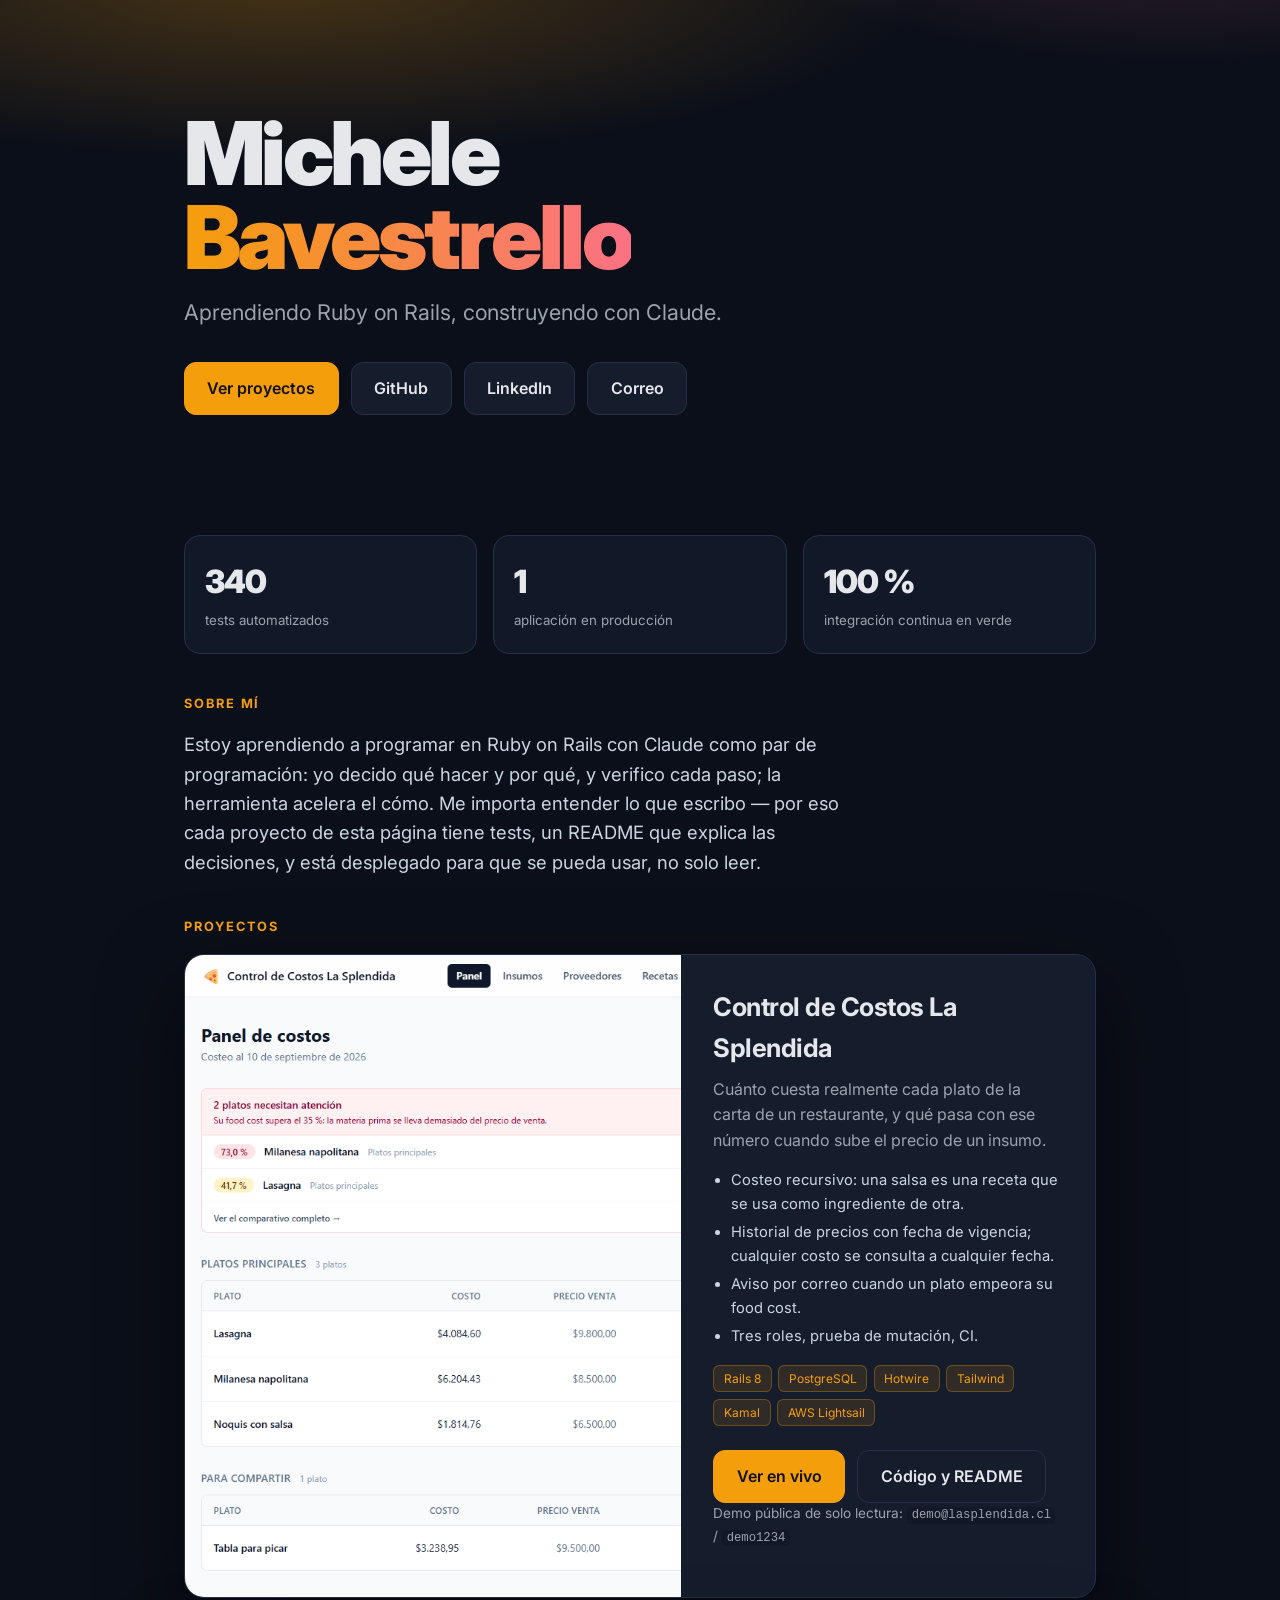
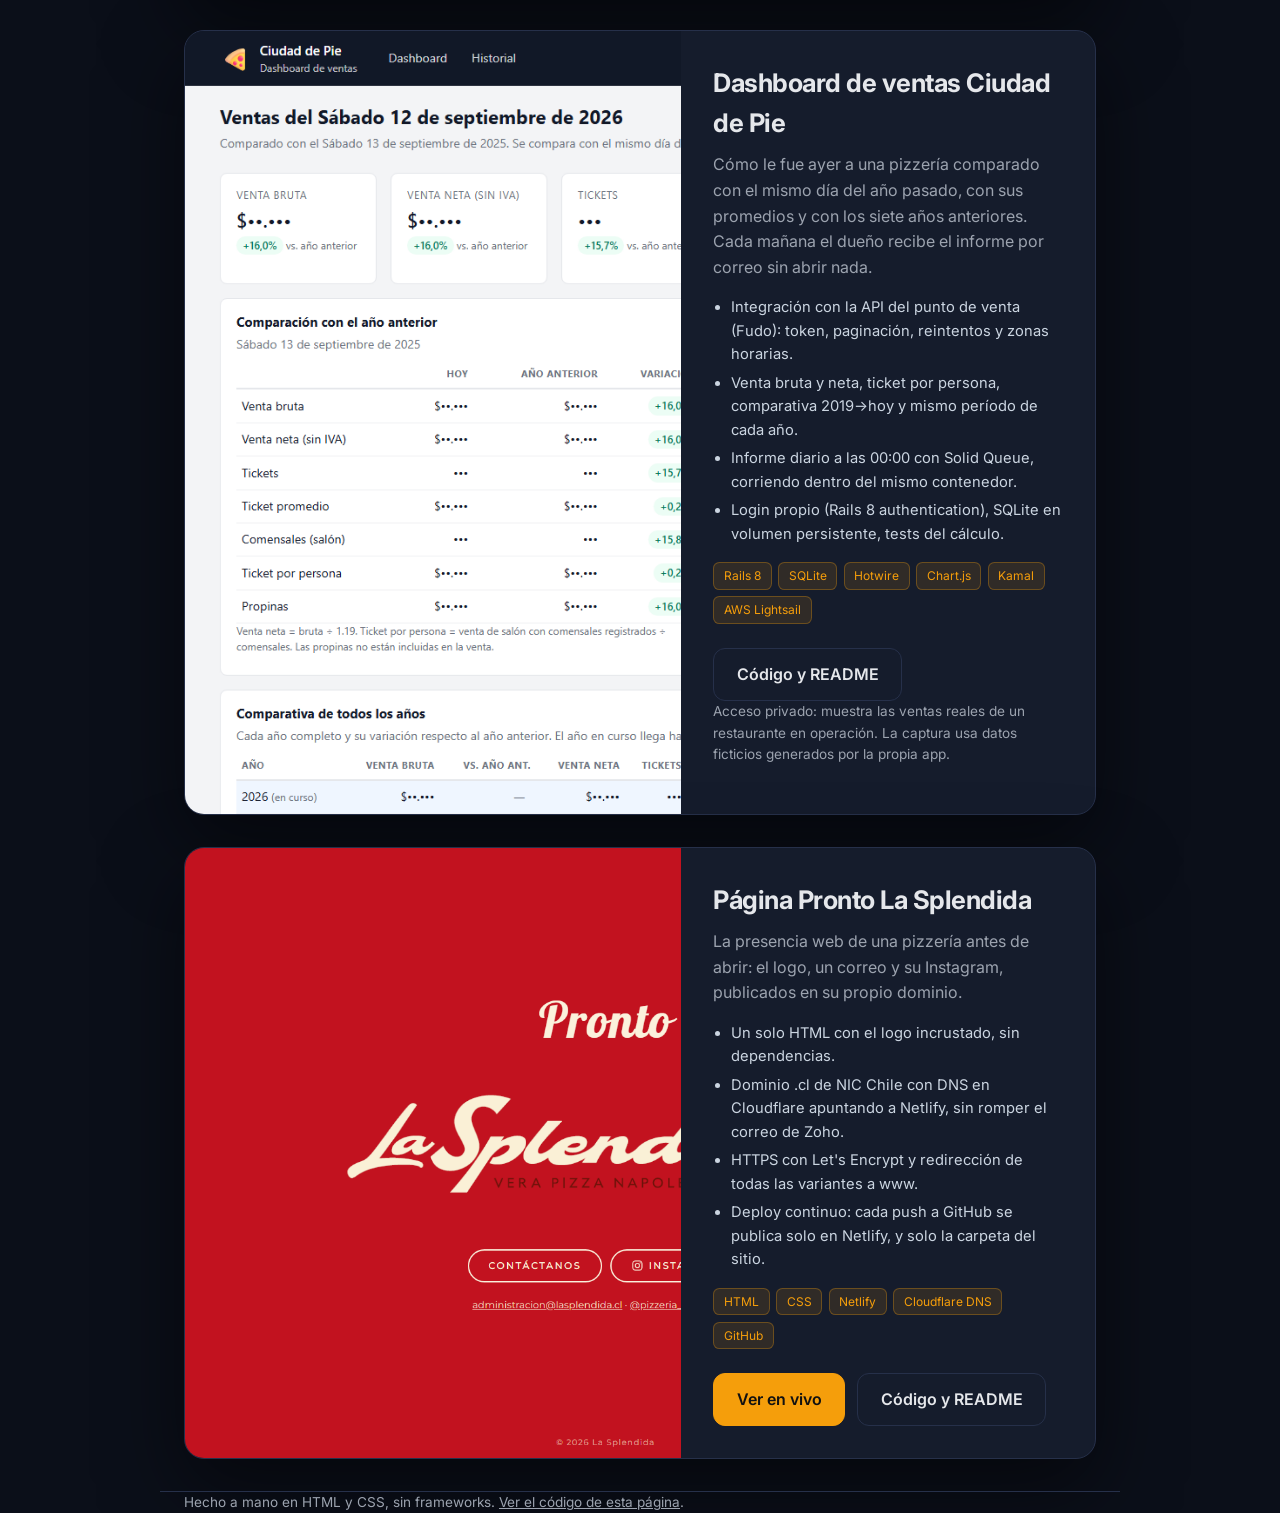
<file: index.html>
<!doctype html>
<html lang="es">
<head>
  <meta charset="utf-8">
  <meta name="viewport" content="width=device-width, initial-scale=1">
  <title>Michele Bavestrello</title>
  <meta name="description" content="Michele Bavestrello — aprendiendo Ruby on Rails, construyendo con Claude. Proyectos desplegados, con tests y código abierto.">
  <meta name="theme-color" content="#0b0f19">
  <link rel="preconnect" href="https://fonts.googleapis.com">
  <link href="https://fonts.googleapis.com/css2?family=Inter:wght@400;500;600;700;900&display=swap" rel="stylesheet">
  <link rel="stylesheet" href="styles.css">
  <link rel="icon" href="data:image/svg+xml,<svg xmlns='http://www.w3.org/2000/svg' viewBox='0 0 100 100'><text y='.9em' font-size='90'>🍕</text></svg>">
</head>
<body>

  <header class="hero">
    <div class="wrap">
      <h1>Michele<br><span>Bavestrello</span></h1>
      <p class="lema">
        Aprendiendo Ruby on Rails, construyendo con Claude.
      </p>
      <nav class="acciones" aria-label="Contacto">
        <a class="btn primario" href="#proyectos">Ver proyectos</a>
        <a class="btn" href="https://github.com/Mikele1115">GitHub</a>
        <a class="btn" href="https://www.linkedin.com/in/michele-alessandro-bavestrello/">LinkedIn</a>
        <a class="btn" href="mailto:michele.bavestrello@gmail.com">Correo</a>
      </nav>
    </div>
  </header>

  <main class="wrap">
    <section class="stats" aria-label="En números">
      <div class="stat"><b>340</b><small>tests automatizados</small></div>
      <div class="stat"><b>1</b><small>aplicación en producción</small></div>
      <div class="stat"><b>100 %</b><small>integración continua en verde</small></div>
    </section>

    <section>
      <h2>Sobre mí</h2>
      <p class="sobre">
        Estoy aprendiendo a programar en Ruby on Rails con Claude como par de programación:
        yo decido qué hacer y por qué, y verifico cada paso; la herramienta
        acelera el cómo. Me importa entender lo que escribo — por eso cada
        proyecto de esta página tiene tests, un README que explica las
        decisiones, y está desplegado para que se pueda usar, no solo leer.
      </p>
    </section>

    <section id="proyectos">
      <h2>Proyectos</h2>

      <article class="proyecto">
        <a class="captura" href="https://costos.enmipccorre.dev">
          <img src="img/control-costos.png"
               alt="Panel de Control de Costos: la carta por sección, con el food cost de cada plato y dos platos fuera de rango"
               width="1192" height="865" loading="lazy">
        </a>
        <div class="detalle">
          <h3>Control de Costos La Splendida</h3>
          <p>
            Cuánto cuesta realmente cada plato de la carta de un restaurante,
            y qué pasa con ese número cuando sube el precio de un insumo.
          </p>
          <ul class="puntos">
            <li>Costeo recursivo: una salsa es una receta que se usa como ingrediente de otra.</li>
            <li>Historial de precios con fecha de vigencia; cualquier costo se consulta a cualquier fecha.</li>
            <li>Aviso por correo cuando un plato empeora su food cost.</li>
            <li>Tres roles, prueba de mutación, CI.</li>
          </ul>
          <div class="stack">
            <span>Rails 8</span><span>PostgreSQL</span><span>Hotwire</span>
            <span>Tailwind</span><span>Kamal</span><span>AWS Lightsail</span>
          </div>
          <div class="acciones">
            <a class="btn primario" href="https://costos.enmipccorre.dev">Ver en vivo</a>
            <a class="btn" href="https://github.com/Mikele1115/control_costos">Código y README</a>
          </div>
          <p class="nota">
            Demo pública de solo lectura: <code>demo@lasplendida.cl</code> / <code>demo1234</code>
          </p>
        </div>
      </article>
      <article class="proyecto">
        <a class="captura" href="https://github.com/Mikele1115/fudo-dashboard">
          <img src="img/dashboard-ventas-sin-cifras.png"
               alt="Dashboard de ventas de un restaurante: venta bruta y neta, tickets, ticket por persona, y comparación con el mismo día del año anterior (captura con datos ficticios y cifras ocultas)"
               width="1240" height="900" loading="lazy">
        </a>
        <div class="detalle">
          <h3>Dashboard de ventas Ciudad de Pie</h3>
          <p>
            Cómo le fue ayer a una pizzería comparado con el mismo día del año
            pasado, con sus promedios y con los siete años anteriores. Cada
            mañana el dueño recibe el informe por correo sin abrir nada.
          </p>
          <ul class="puntos">
            <li>Integración con la API del punto de venta (Fudo): token, paginación, reintentos y zonas horarias.</li>
            <li>Venta bruta y neta, ticket por persona, comparativa 2019→hoy y mismo período de cada año.</li>
            <li>Informe diario a las 00:00 con Solid Queue, corriendo dentro del mismo contenedor.</li>
            <li>Login propio (Rails 8 authentication), SQLite en volumen persistente, tests del cálculo.</li>
          </ul>
          <div class="stack">
            <span>Rails 8</span><span>SQLite</span><span>Hotwire</span>
            <span>Chart.js</span><span>Kamal</span><span>AWS Lightsail</span>
          </div>
          <div class="acciones">
            <a class="btn" href="https://github.com/Mikele1115/fudo-dashboard">Código y README</a>
          </div>
          <p class="nota">
            Acceso privado: muestra las ventas reales de un restaurante en
            operación. La captura usa datos ficticios generados por la propia app.
          </p>
        </div>
      </article>
      <article class="proyecto">
        <a class="captura" href="https://www.lasplendida.cl">
          <img src="img/lasplendida-web.png"
               alt="Página de La Splendida: fondo rojo, la palabra Pronto sobre el logo, y botones de contacto e Instagram"
               width="1240" height="900" loading="lazy">
        </a>
        <div class="detalle">
          <h3>Página Pronto La Splendida</h3>
          <p>
            La presencia web de una pizzería antes de abrir: el logo, un correo
            y su Instagram, publicados en su propio dominio.
          </p>
          <ul class="puntos">
            <li>Un solo HTML con el logo incrustado, sin dependencias.</li>
            <li>Dominio .cl de NIC Chile con DNS en Cloudflare apuntando a Netlify, sin romper el correo de Zoho.</li>
            <li>HTTPS con Let's Encrypt y redirección de todas las variantes a www.</li>
            <li>Deploy continuo: cada push a GitHub se publica solo en Netlify, y solo la carpeta del sitio.</li>
          </ul>
          <div class="stack">
            <span>HTML</span><span>CSS</span><span>Netlify</span>
            <span>Cloudflare DNS</span><span>GitHub</span>
          </div>
          <div class="acciones">
            <a class="btn primario" href="https://www.lasplendida.cl">Ver en vivo</a>
            <a class="btn" href="https://github.com/Mikele1115/lasplendida-web">Código y README</a>
          </div>
        </div>
      </article>


      <!--
        Para agregar un proyecto: copia el <article class="proyecto"> de
        arriba, cambia el texto, y pon la captura en img/.
      -->
    </section>
  </main>

  <footer class="wrap">
    <p>
      Hecho a mano en HTML y CSS, sin frameworks.
      <a href="https://github.com/Mikele1115/mikele1115.github.io">Ver el código de esta página</a>.
    </p>
  </footer>

</body>
</html>
</file>
<file: styles.css>
/* Oscuro con un acento calido: el ambar de la pizza. */
:root {
  --bg: #0b0f19;
  --bg2: #111827;
  --card: #151c2c;
  --borde: #26304a;
  --txt: #e5e7eb;
  --txt2: #cbd5e1;
  --suave: #9ca3af;
  --acento: #f59e0b;
  --acento2: #fb7185;
  --ok: #22c55e;
  color-scheme: dark;
}

* { box-sizing: border-box; }

body {
  margin: 0;
  background: var(--bg);
  color: var(--txt);
  font: 16px/1.6 Inter, system-ui, -apple-system, "Segoe UI", sans-serif;
  -webkit-font-smoothing: antialiased;
}

a { color: inherit; }

.wrap { max-width: 60rem; margin: 0 auto; padding: 0 1.5rem; }

/* --- Portada -------------------------------------------------- */

.hero {
  position: relative;
  overflow: hidden;
  padding: 7rem 0 5rem;
}

/* Dos manchas de luz detras del nombre. Puro CSS, sin imagenes. */
.hero::before {
  content: "";
  position: absolute;
  inset: -40% -20% auto;
  height: 120%;
  pointer-events: none;
  background:
    radial-gradient(60% 50% at 30% 30%, rgba(245, 158, 11, .25), transparent 60%),
    radial-gradient(40% 40% at 80% 20%, rgba(251, 113, 133, .18), transparent 60%);
}

.hero .wrap { position: relative; }

h1 {
  margin: 0 0 .5rem;
  font-size: clamp(2.8rem, 8vw, 5.5rem);
  font-weight: 900;
  letter-spacing: -.04em;
  line-height: .95;
}

h1 span {
  background: linear-gradient(90deg, var(--acento), var(--acento2));
  -webkit-background-clip: text;
  background-clip: text;
  color: transparent;
}

.lema {
  max-width: 36rem;
  margin: 1rem 0 2rem;
  font-size: 1.35rem;
  color: var(--suave);
}

/* --- Botones -------------------------------------------------- */

.acciones { display: flex; flex-wrap: wrap; gap: .75rem; }

.btn {
  display: inline-block;
  padding: .8rem 1.4rem;
  border: 1px solid var(--borde);
  border-radius: .75rem;
  background: var(--card);
  font-weight: 600;
  text-decoration: none;
  transition: transform .15s, border-color .15s;
}

.btn:hover { transform: translateY(-1px); border-color: var(--suave); }

.btn.primario {
  background: var(--acento);
  border-color: var(--acento);
  color: #111;
}

/* --- Cifras --------------------------------------------------- */

.stats {
  display: grid;
  grid-template-columns: repeat(3, 1fr);
  gap: 1rem;
  margin: 2.5rem 0;
}

.stat {
  padding: 1.25rem;
  background: var(--bg2);
  border: 1px solid var(--borde);
  border-radius: 1rem;
}

.stat b {
  display: block;
  font-size: 2rem;
  font-weight: 900;
  letter-spacing: -.03em;
}

.stat small { color: var(--suave); }

/* --- Secciones ------------------------------------------------ */

h2 {
  margin: 2.5rem 0 1rem;
  font-size: .8rem;
  font-weight: 700;
  letter-spacing: .15em;
  text-transform: uppercase;
  color: var(--acento);
}

.sobre { max-width: 42rem; margin: 0; font-size: 1.15rem; color: var(--txt2); }

/* --- Proyecto ------------------------------------------------- */

.proyecto {
  display: grid;
  grid-template-columns: 1.2fr 1fr;
  overflow: hidden;
  background: var(--card);
  border: 1px solid var(--borde);
  border-radius: 1.25rem;
  box-shadow: 0 30px 80px rgba(0, 0, 0, .5);
  margin-bottom: 2rem;
}

.captura { display: block; }

.captura img {
  display: block;
  width: 100%;
  height: 100%;
  object-fit: cover;
  object-position: top left;
}

.detalle { padding: 2rem; }

.detalle h3 { margin: 0 0 .5rem; font-size: 1.6rem; letter-spacing: -.02em; }

.detalle > p { margin: 0 0 1rem; color: var(--suave); }

.puntos {
  margin: 0 0 1rem;
  padding-left: 1.1rem;
  font-size: .92rem;
  color: var(--txt2);
}

.puntos li { margin-bottom: .3rem; }

.stack { display: flex; flex-wrap: wrap; gap: .4rem; margin: 1rem 0 1.5rem; }

.stack span {
  padding: .2rem .6rem;
  border: 1px solid rgba(245, 158, 11, .3);
  border-radius: .4rem;
  background: rgba(245, 158, 11, .12);
  font-size: .75rem;
  color: var(--acento);
}

.nota { margin: 1rem 0 0; font-size: .85rem; color: var(--suave); }

code {
  padding: .1em .35em;
  border-radius: .25rem;
  background: var(--bg2);
  font-family: ui-monospace, "Cascadia Code", Consolas, monospace;
  font-size: .9em;
}

/* --- Pie ------------------------------------------------------ */

footer {
  padding-top: 2rem;
  padding-bottom: 3rem;
  margin-top: 3rem;
  border-top: 1px solid var(--borde);
  font-size: .85rem;
  color: var(--suave);
}

footer p { margin: 0; }

/* --- Pantallas angostas --------------------------------------- */

@media (max-width: 760px) {
  .hero { padding: 4rem 0 3rem; }
  .stats, .proyecto { grid-template-columns: 1fr; }
  .captura img { height: auto; }
}
</file>
